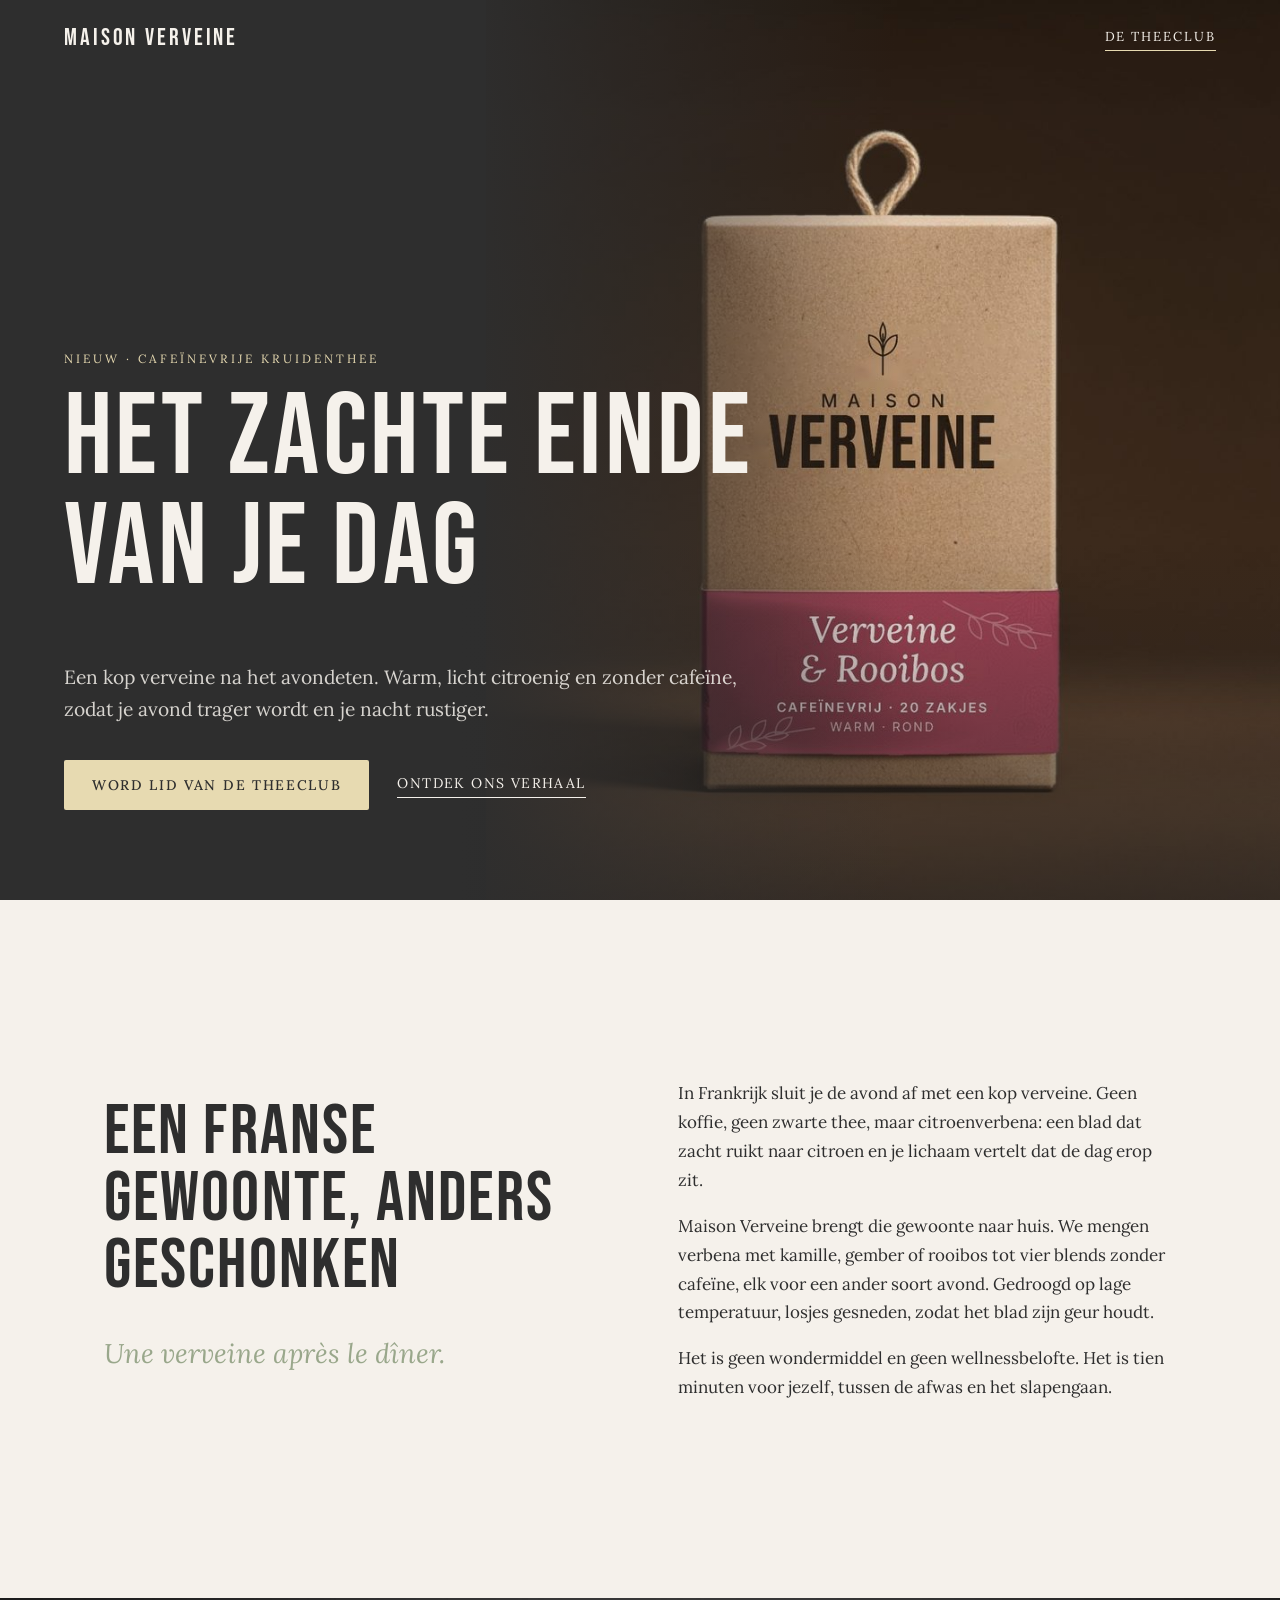
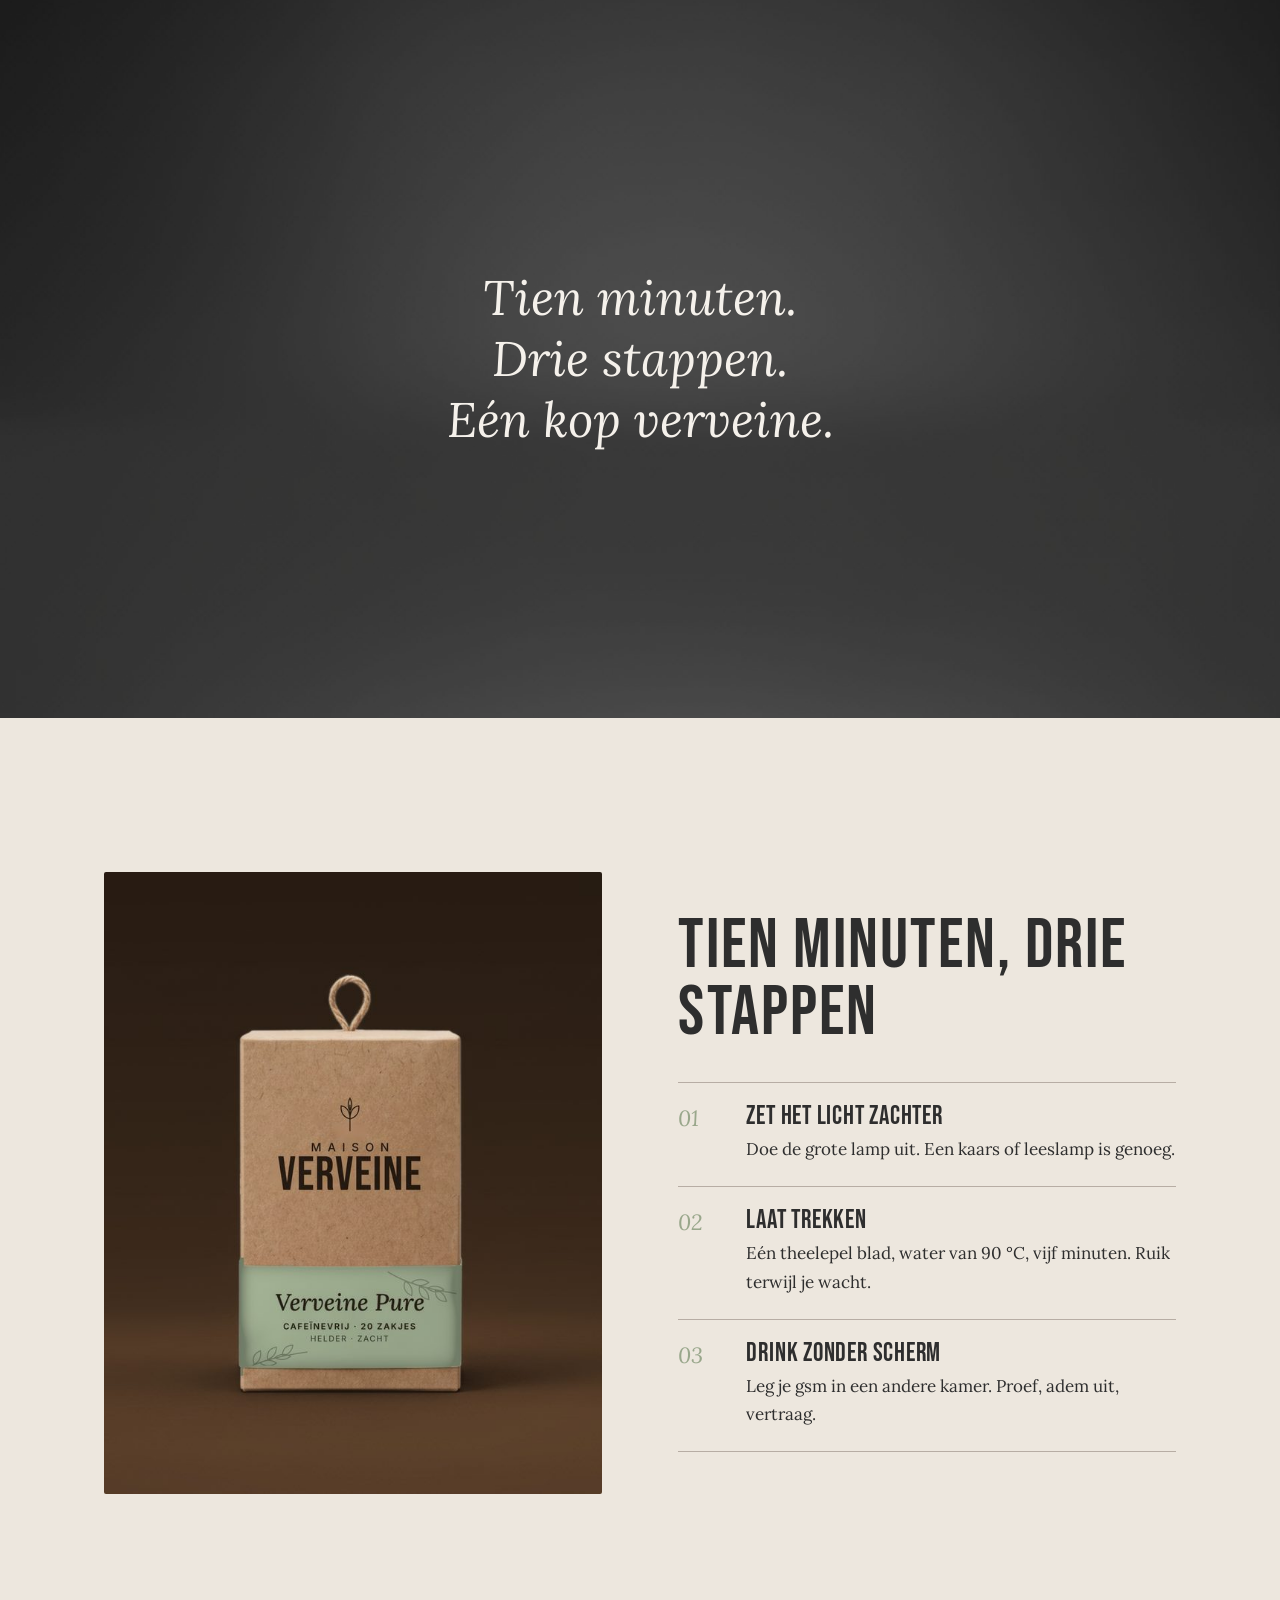
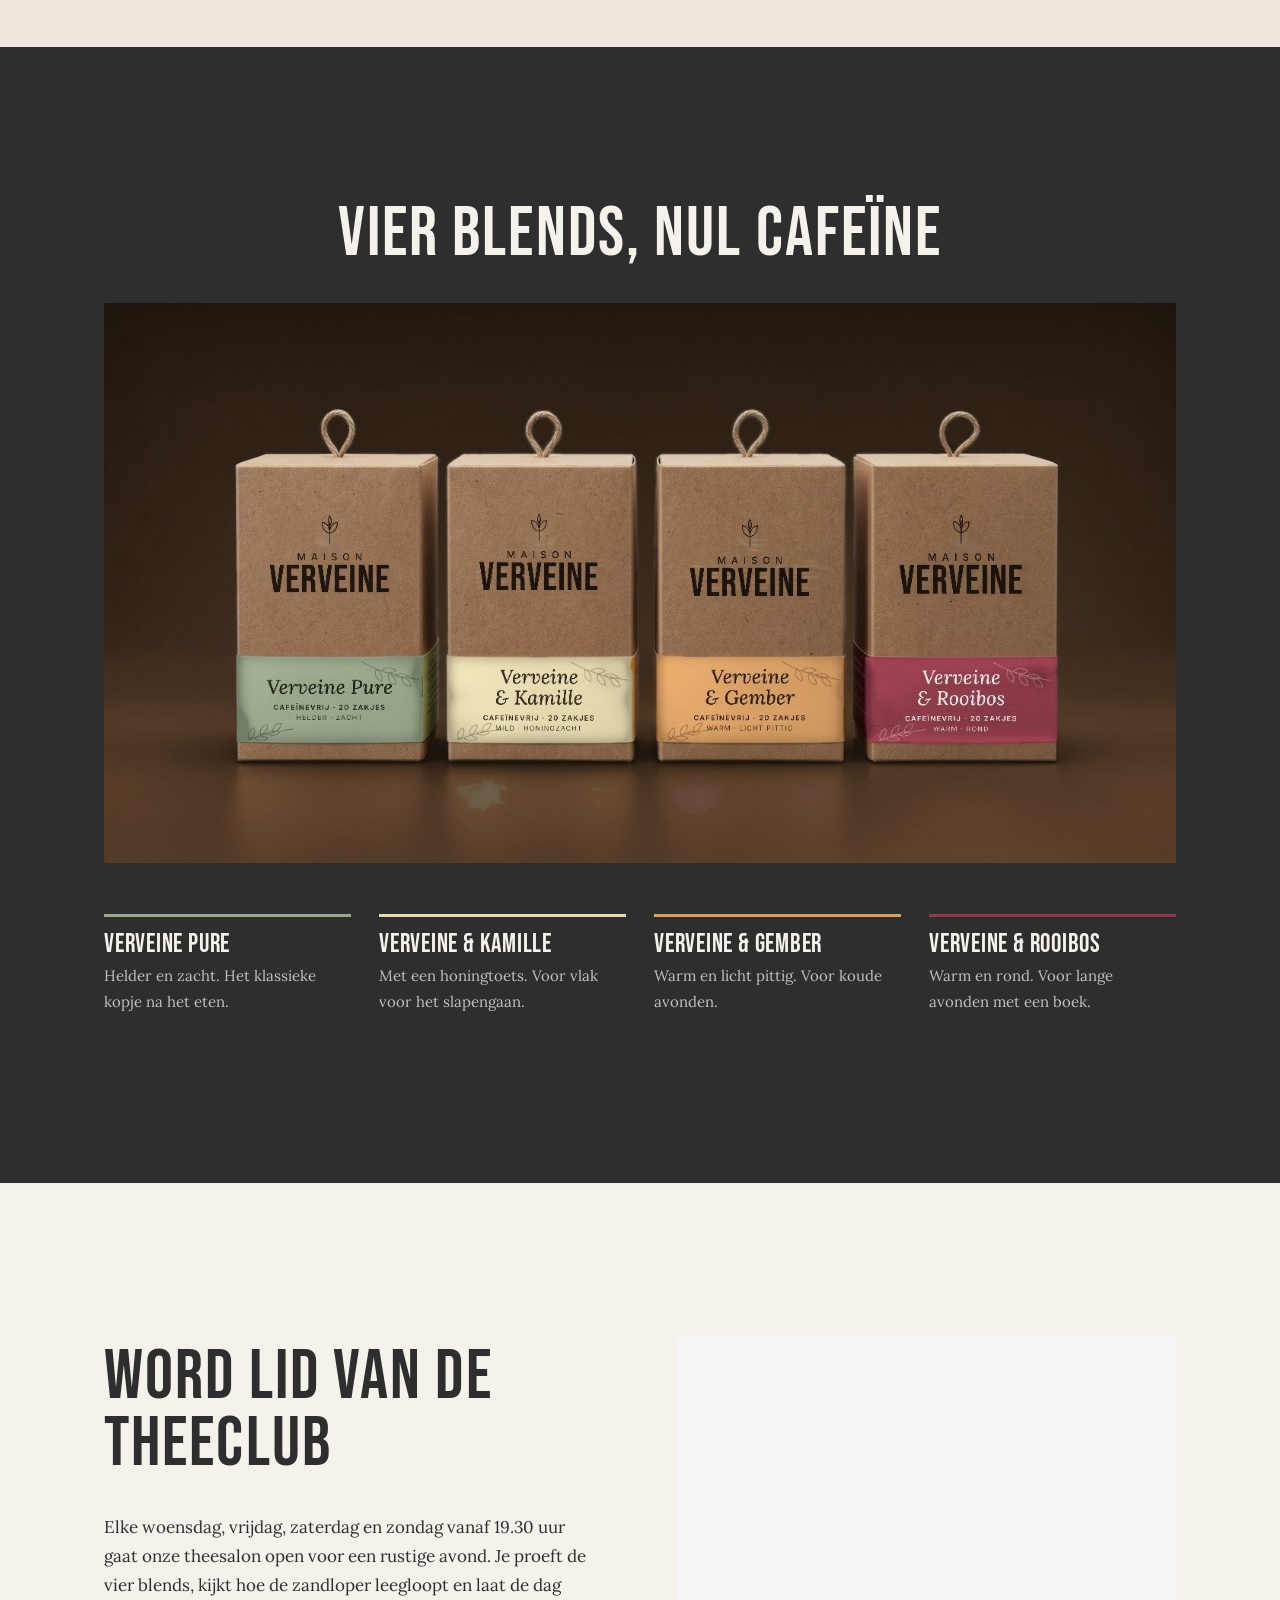
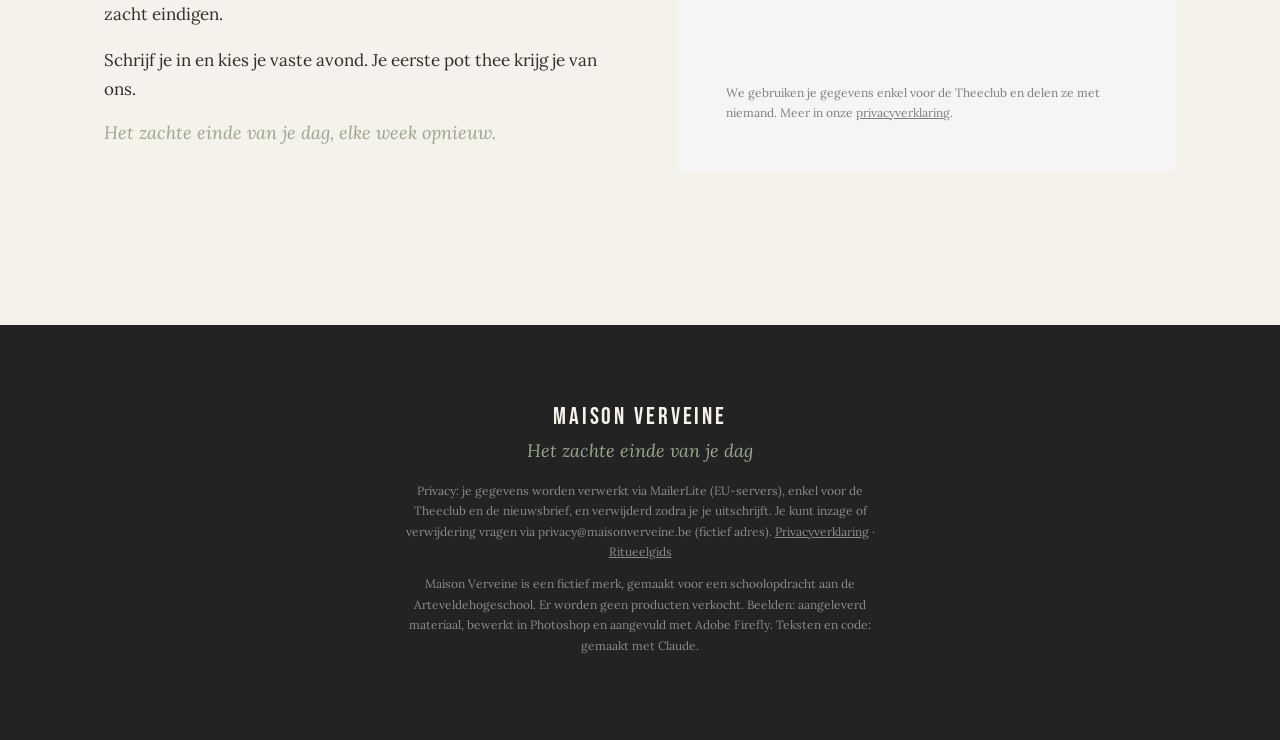
<file: index.html>
<!doctype html>
<html lang="nl">
<head>
  <meta charset="utf-8">
  <meta name="viewport" content="width=device-width, initial-scale=1">
  <title>Maison Verveine | Het zachte einde van je dag</title>
  <meta name="description" content="Cafeïnevrije kruidenthee voor na het avondeten. Word lid van de Theeclub: elke week een rustige theeavond, je eerste pot is van ons.">
  <meta name="theme-color" content="#2E2E2E">
  <link rel="preconnect" href="https://fonts.googleapis.com">
  <link rel="preconnect" href="https://fonts.gstatic.com" crossorigin>
  <link href="https://fonts.googleapis.com/css2?family=Bebas+Neue&family=Lora:ital,wght@0,400;0,500;1,400;1,500&display=swap" rel="stylesheet">
  <link rel="stylesheet" href="style.css">
</head>
<body>

  <header class="nav">
    <a class="logo" href="#top">MAISON VERVEINE</a>
    <a class="nav-cta" href="#inschrijven">De Theeclub</a>
  </header>

  <!-- 1. HERO -->
  <section class="hero" id="top">
    <img class="hero-img" src="assets/hero.jpg" alt="Een doosje Maison Verveine op een donkere achtergrond, in warm zijlicht">
    <div class="hero-shade"></div>
    <div class="hero-text reveal">
      <p class="eyebrow">Nieuw · cafeïnevrije kruidenthee</p>
      <h1>Het zachte einde<br>van je dag</h1>
      <p class="lead">Een kop verveine na het avondeten. Warm, licht citroenig en zonder cafeïne, zodat je avond trager wordt en je nacht rustiger.</p>
      <div class="actions">
        <a class="btn" href="#inschrijven">Word lid van de Theeclub</a>
        <a class="link" href="#verhaal">Ontdek ons verhaal</a>
      </div>
    </div>
  </section>

  <!-- 2. VERHAAL -->
  <section class="story" id="verhaal">
    <div class="wrap two-col">
      <div class="reveal">
        <h2>Een Franse gewoonte, anders geschonken</h2>
        <p class="accent">Une verveine après le dîner.</p>
      </div>
      <div class="story-body reveal">
        <p>In Frankrijk sluit je de avond af met een kop verveine. Geen koffie, geen zwarte thee, maar citroenverbena: een blad dat zacht ruikt naar citroen en je lichaam vertelt dat de dag erop zit.</p>
        <p>Maison Verveine brengt die gewoonte naar huis. We mengen verbena met kamille, gember of rooibos tot vier blends zonder cafeïne, elk voor een ander soort avond. Gedroogd op lage temperatuur, losjes gesneden, zodat het blad zijn geur houdt.</p>
        <p>Het is geen wondermiddel en geen wellnessbelofte. Het is tien minuten voor jezelf, tussen de afwas en het slapengaan.</p>
      </div>
    </div>
  </section>

  <!-- VIDEO / SFEER -->
  <section class="film" aria-label="Sfeerbeeld">
    <video class="film-media" autoplay muted loop playsinline poster="assets/achtergrond.jpg" aria-hidden="true">
      <source src="assets/avondritueel.mp4" type="video/mp4">
    </video>
    <p class="film-quote reveal">Tien minuten.<br>Drie stappen.<br>Eén kop verveine.</p>
  </section>

  <!-- 3. RITUEEL -->
  <section class="ritual">
    <div class="wrap two-col">
      <figure class="ritual-img reveal">
        <img src="assets/ritueel.jpg" alt="Doosje Verveine Pure op een donkere achtergrond" loading="lazy">
      </figure>
      <div class="reveal">
        <h2>Tien minuten, drie stappen</h2>
        <ol class="steps">
          <li><span class="num">01</span><div><h3>Zet het licht zachter</h3><p>Doe de grote lamp uit. Een kaars of leeslamp is genoeg.</p></div></li>
          <li><span class="num">02</span><div><h3>Laat trekken</h3><p>Eén theelepel blad, water van 90 °C, vijf minuten. Ruik terwijl je wacht.</p></div></li>
          <li><span class="num">03</span><div><h3>Drink zonder scherm</h3><p>Leg je gsm in een andere kamer. Proef, adem uit, vertraag.</p></div></li>
        </ol>
      </div>
    </div>
  </section>

  <!-- 4. BLENDS -->
  <section class="blends">
    <div class="wrap">
      <h2 class="reveal">Vier blends, nul cafeïne</h2>
      <img class="blends-img reveal" src="assets/blends.jpg" alt="De vier blends van Maison Verveine naast elkaar" loading="lazy">
      <ul class="blend-list">
        <li class="reveal" style="--c:#99A78B"><h3>Verveine Pure</h3><p>Helder en zacht. Het klassieke kopje na het eten.</p></li>
        <li class="reveal" style="--c:#E7DAB1"><h3>Verveine &amp; Kamille</h3><p>Met een honingtoets. Voor vlak voor het slapengaan.</p></li>
        <li class="reveal" style="--c:#D9A066"><h3>Verveine &amp; Gember</h3><p>Warm en licht pittig. Voor koude avonden.</p></li>
        <li class="reveal" style="--c:#8E3B4A"><h3>Verveine &amp; Rooibos</h3><p>Warm en rond. Voor lange avonden met een boek.</p></li>
      </ul>
    </div>
  </section>

  <!-- 5. CTA + FORMULIER (MailerLite embed) -->
  <section class="signup" id="inschrijven">
    <div class="wrap two-col">
      <div class="reveal">
        <h2>Word lid van de Theeclub</h2>
        <p>Elke woensdag, vrijdag, zaterdag en zondag vanaf 19.30 uur gaat onze theesalon open voor een rustige avond. Je proeft de vier blends, kijkt hoe de zandloper leegloopt en laat de dag zacht eindigen.</p>
        <p>Schrijf je in en kies je vaste avond. Je eerste pot thee krijg je van ons.</p>
        <p class="accent small">Het zachte einde van je dag, elke week opnieuw.</p>
      </div>

      <div class="form-card ml-card reveal">
        <!-- MailerLite: formulier "Newsletter Maison Verveine" -->
        <div class="ml-embedded" data-form="tS0Tzd"></div>
        <p class="privacy">We gebruiken je gegevens enkel voor de Theeclub en delen ze met niemand. Meer in onze <a href="privacy.html">privacyverklaring</a>.</p>
      </div>
    </div>
  </section>

  <footer class="footer" id="privacy">
    <div class="wrap">
      <p class="logo">MAISON VERVEINE</p>
      <p class="accent small">Het zachte einde van je dag</p>
      <p class="fine">Privacy: je gegevens worden verwerkt via MailerLite (EU-servers), enkel voor de Theeclub en de nieuwsbrief, en verwijderd zodra je je uitschrijft. Je kunt inzage of verwijdering vragen via privacy@maisonverveine.be (fictief adres). <a href="privacy.html">Privacyverklaring</a> · <a href="ritueelgids.html">Ritueelgids</a></p>
      <p class="fine">Maison Verveine is een fictief merk, gemaakt voor een schoolopdracht aan de Arteveldehogeschool. Er worden geen producten verkocht. Beelden: aangeleverd materiaal, bewerkt in Photoshop en aangevuld met Adobe Firefly. Teksten en code: gemaakt met Claude.</p>
    </div>
  </footer>

  <script src="script.js"></script>
  <!-- MailerLite Universal -->
  <script>
    (function(w,d,e,u,f,l,n){w[f]=w[f]||function(){(w[f].q=w[f].q||[])
    .push(arguments);},l=d.createElement(e),l.async=1,l.src=u,
    n=d.getElementsByTagName(e)[0],n.parentNode.insertBefore(l,n);})
    (window,document,'script','https://assets.mailerlite.com/js/universal.js','ml');
    ml('account', '2784636');
  </script>
</body>
</html>
</file>
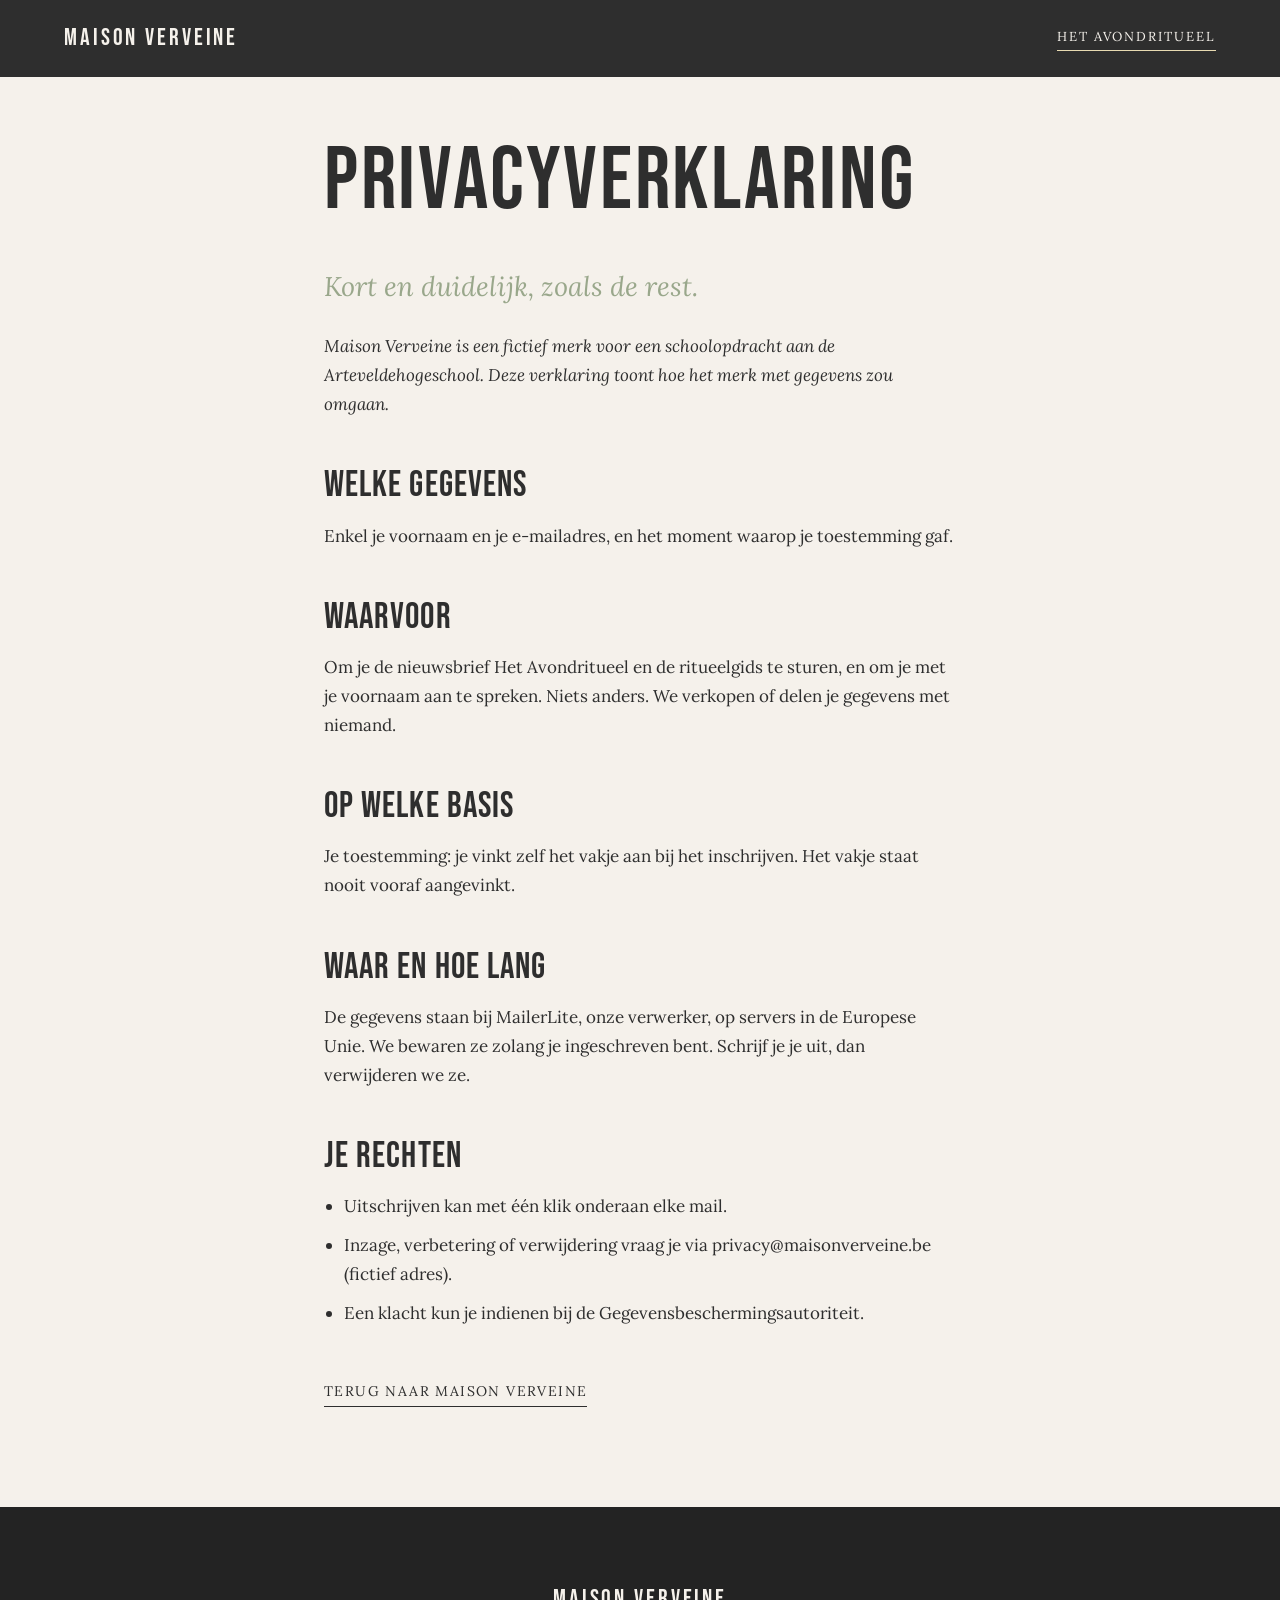
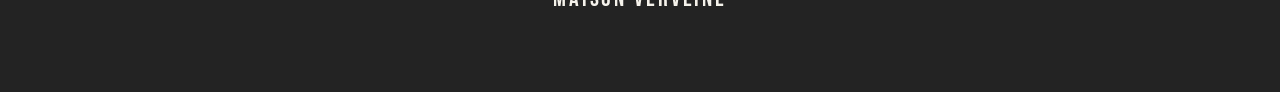
<file: privacy.html>
<!doctype html>
<html lang="nl">
<head>
  <meta charset="utf-8">
  <meta name="viewport" content="width=device-width, initial-scale=1">
  <title>Privacy | Maison Verveine</title>
  <link rel="preconnect" href="https://fonts.googleapis.com">
  <link rel="preconnect" href="https://fonts.gstatic.com" crossorigin>
  <link href="https://fonts.googleapis.com/css2?family=Bebas+Neue&family=Lora:ital,wght@0,400;1,400;1,500&family=Inter:wght@300;400;500&display=swap" rel="stylesheet">
  <link rel="stylesheet" href="style.css">
</head>
<body>
  <header class="nav solid">
    <a class="logo" href="index.html">MAISON VERVEINE</a>
    <a class="nav-cta" href="index.html#inschrijven">Het Avondritueel</a>
  </header>
  <main class="page">
    <div class="wrap">
      <h1>Privacyverklaring</h1>
      <p class="accent">Kort en duidelijk, zoals de rest.</p>
      <p><i>Maison Verveine is een fictief merk voor een schoolopdracht aan de Arteveldehogeschool. Deze verklaring toont hoe het merk met gegevens zou omgaan.</i></p>

      <h2>Welke gegevens</h2>
      <p>Enkel je voornaam en je e-mailadres, en het moment waarop je toestemming gaf.</p>

      <h2>Waarvoor</h2>
      <p>Om je de nieuwsbrief Het Avondritueel en de ritueelgids te sturen, en om je met je voornaam aan te spreken. Niets anders. We verkopen of delen je gegevens met niemand.</p>

      <h2>Op welke basis</h2>
      <p>Je toestemming: je vinkt zelf het vakje aan bij het inschrijven. Het vakje staat nooit vooraf aangevinkt.</p>

      <h2>Waar en hoe lang</h2>
      <p>De gegevens staan bij MailerLite, onze verwerker, op servers in de Europese Unie. We bewaren ze zolang je ingeschreven bent. Schrijf je je uit, dan verwijderen we ze.</p>

      <h2>Je rechten</h2>
      <ul>
        <li>Uitschrijven kan met één klik onderaan elke mail.</li>
        <li>Inzage, verbetering of verwijdering vraag je via privacy@maisonverveine.be (fictief adres).</li>
        <li>Een klacht kun je indienen bij de Gegevensbeschermingsautoriteit.</li>
      </ul>

      <a class="link back" href="index.html">Terug naar Maison Verveine</a>
    </div>
  </main>
  <footer class="footer">
    <div class="wrap">
      <p class="logo">MAISON VERVEINE</p>
    </div>
  </footer>
</body>
</html>
</file>
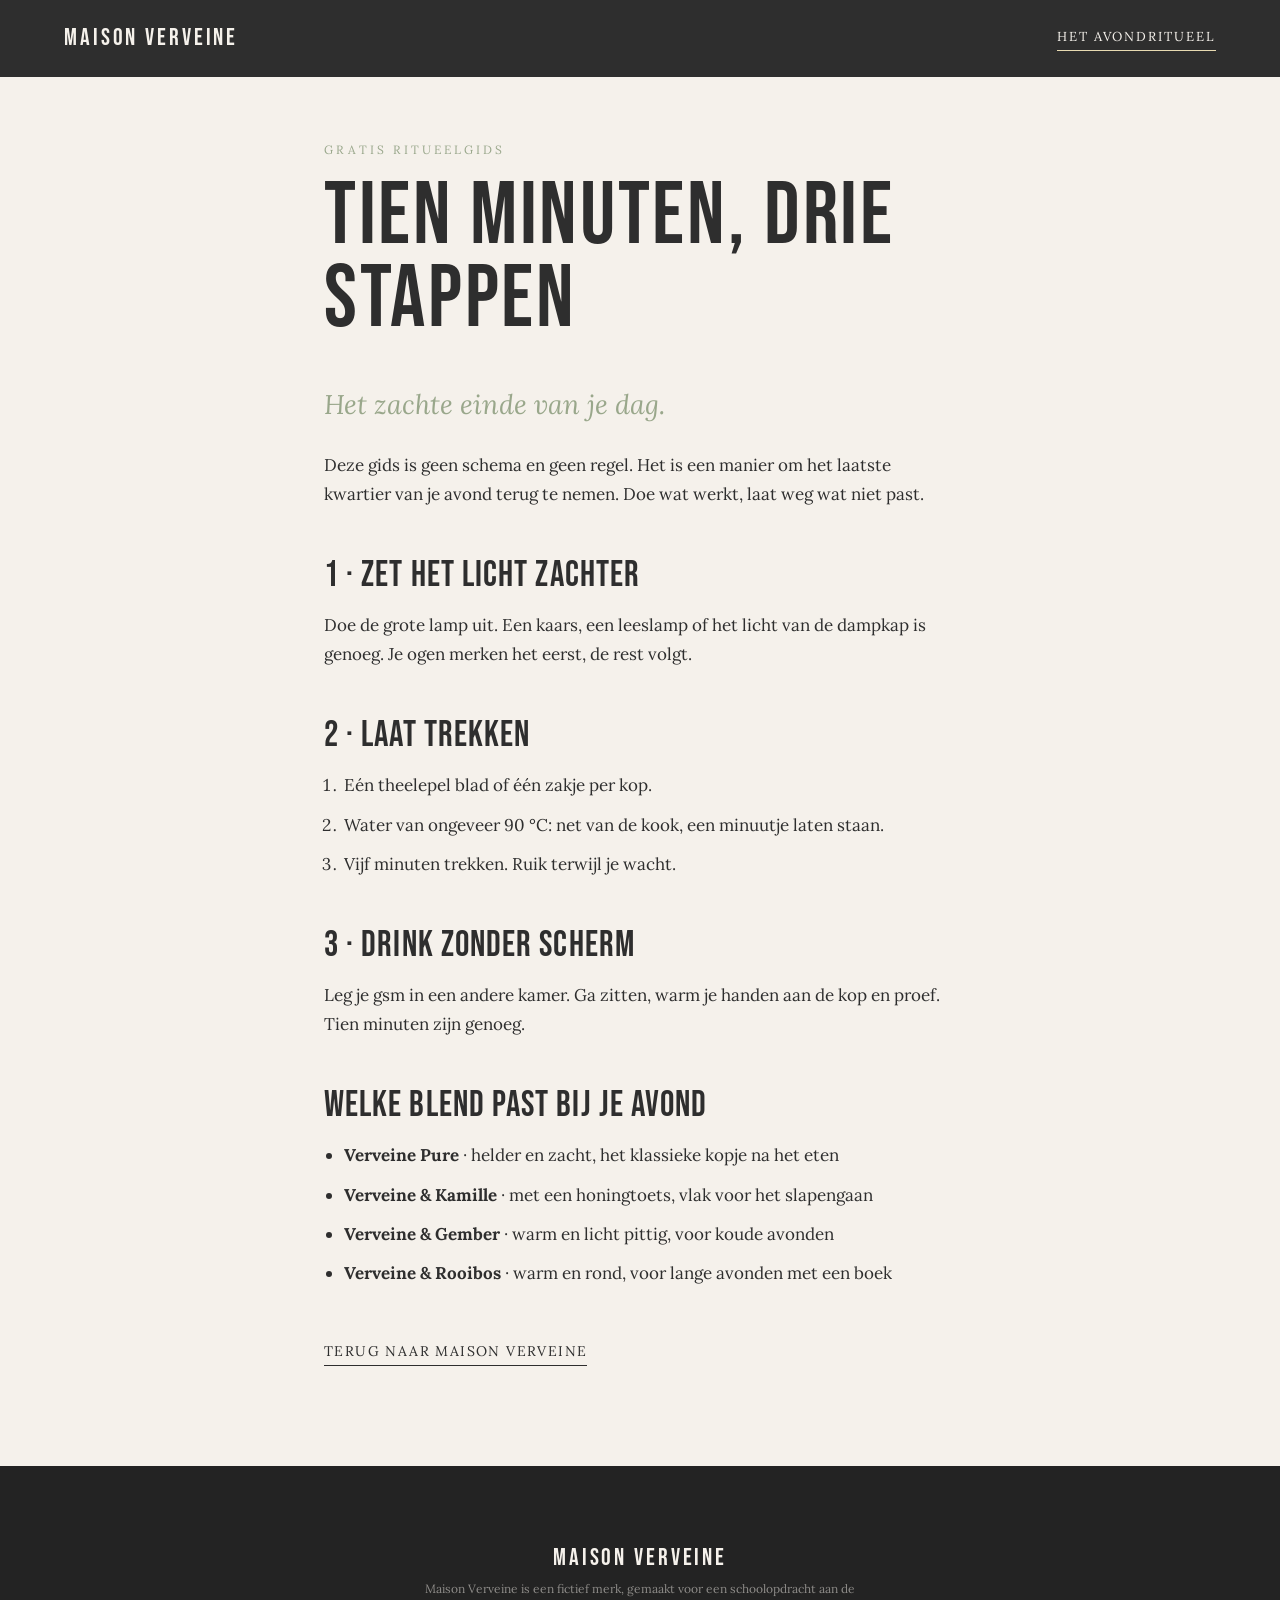
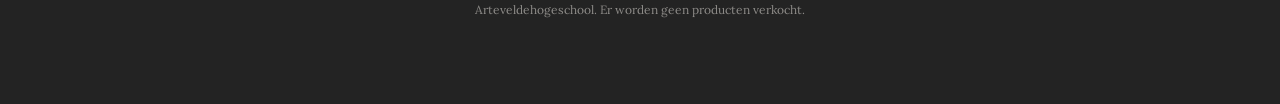
<file: ritueelgids.html>
<!doctype html>
<html lang="nl">
<head>
  <meta charset="utf-8">
  <meta name="viewport" content="width=device-width, initial-scale=1">
  <title>Ritueelgids | Maison Verveine</title>
  <meta name="description" content="De gratis ritueelgids van Maison Verveine: tien minuten, drie stappen, één kop verveine.">
  <link rel="preconnect" href="https://fonts.googleapis.com">
  <link rel="preconnect" href="https://fonts.gstatic.com" crossorigin>
  <link href="https://fonts.googleapis.com/css2?family=Bebas+Neue&family=Lora:ital,wght@0,400;1,400;1,500&family=Inter:wght@300;400;500&display=swap" rel="stylesheet">
  <link rel="stylesheet" href="style.css">
</head>
<body>
  <header class="nav solid">
    <a class="logo" href="index.html">MAISON VERVEINE</a>
    <a class="nav-cta" href="index.html#inschrijven">Het Avondritueel</a>
  </header>
  <main class="page">
    <div class="wrap">
      <p class="eyebrow" style="color:var(--verbena)">Gratis ritueelgids</p>
      <h1>Tien minuten, drie stappen</h1>
      <p class="accent">Het zachte einde van je dag.</p>
      <p>Deze gids is geen schema en geen regel. Het is een manier om het laatste kwartier van je avond terug te nemen. Doe wat werkt, laat weg wat niet past.</p>

      <h2>1 · Zet het licht zachter</h2>
      <p>Doe de grote lamp uit. Een kaars, een leeslamp of het licht van de dampkap is genoeg. Je ogen merken het eerst, de rest volgt.</p>

      <h2>2 · Laat trekken</h2>
      <ol>
        <li>Eén theelepel blad of één zakje per kop.</li>
        <li>Water van ongeveer 90 °C: net van de kook, een minuutje laten staan.</li>
        <li>Vijf minuten trekken. Ruik terwijl je wacht.</li>
      </ol>

      <h2>3 · Drink zonder scherm</h2>
      <p>Leg je gsm in een andere kamer. Ga zitten, warm je handen aan de kop en proef. Tien minuten zijn genoeg.</p>

      <h2>Welke blend past bij je avond</h2>
      <ul>
        <li><b>Verveine Pure</b> · helder en zacht, het klassieke kopje na het eten</li>
        <li><b>Verveine &amp; Kamille</b> · met een honingtoets, vlak voor het slapengaan</li>
        <li><b>Verveine &amp; Gember</b> · warm en licht pittig, voor koude avonden</li>
        <li><b>Verveine &amp; Rooibos</b> · warm en rond, voor lange avonden met een boek</li>
      </ul>

      <a class="link back" href="index.html">Terug naar Maison Verveine</a>
    </div>
  </main>
  <footer class="footer">
    <div class="wrap">
      <p class="logo">MAISON VERVEINE</p>
      <p class="fine">Maison Verveine is een fictief merk, gemaakt voor een schoolopdracht aan de Arteveldehogeschool. Er worden geen producten verkocht.</p>
    </div>
  </footer>
</body>
</html>
</file>
<file: style.css>
:root {
  --antraciet: #2E2E2E;      /* hsl(0, 0%, 18%) hoofdkleur */
  --ivoor: #F5F1EB;
  --verbena: #99A78B;
  --citroen: #E7DAB1;
  --taupe: #B7ADA4;
  --diep: #232323;
  --display: "Bebas Neue", Impact, sans-serif;
  --accent: "Lora", Georgia, serif;
  --text: "Lora", Georgia, serif;
  --gutter: clamp(16px, 5vw, 72px);
}

* { box-sizing: border-box; }
html { scroll-behavior: smooth; }
body {
  margin: 0;
  background: var(--ivoor);
  color: var(--antraciet);
  font: 400 17px/1.7 var(--text);
  -webkit-font-smoothing: antialiased;
}
img, video { display: block; max-width: 100%; }
a { color: inherit; }

h1, h2, h3 { font-family: var(--display); font-weight: 400; letter-spacing: .03em; line-height: .95; margin: 0 0 .5em; }
h1 { font-size: clamp(56px, 9vw, 128px); }
h2 { font-size: clamp(40px, 5.5vw, 72px); }
h3 { font-size: 26px; margin-bottom: .2em; }
p { margin: 0 0 1em; max-width: 60ch; }

.accent { font-family: var(--accent); font-style: italic; font-size: clamp(20px, 2.2vw, 27px); line-height: 1.4; color: var(--verbena); }
.accent.small { font-size: 18px; }
.eyebrow { font-size: 12px; letter-spacing: .25em; text-transform: uppercase; color: var(--citroen); margin-bottom: 1.2em; }
.wrap { max-width: 1200px; margin: 0 auto; padding: 0 var(--gutter); }
.two-col { display: grid; gap: clamp(32px, 6vw, 96px); grid-template-columns: 1fr; align-items: center; }
@media (min-width: 860px) { .two-col { grid-template-columns: 1fr 1fr; } }

/* Nav */
.nav {
  position: fixed; inset: 0 0 auto; z-index: 10;
  display: flex; justify-content: space-between; align-items: center;
  padding: 18px var(--gutter);
  color: var(--ivoor);
  transition: background .4s, color .4s;
}
.nav.scrolled { background: rgba(46, 46, 46, .92); backdrop-filter: blur(8px); }
.logo { font-family: var(--display); font-size: 24px; letter-spacing: .12em; text-decoration: none; margin: 0; }
.nav-cta { font-size: 13px; letter-spacing: .15em; text-transform: uppercase; text-decoration: none; border-bottom: 1px solid var(--citroen); padding-bottom: 2px; }

/* Buttons */
.btn {
  display: inline-block; background: var(--citroen); color: var(--antraciet);
  font: 500 14px/1 var(--text); letter-spacing: .12em; text-transform: uppercase;
  padding: 18px 28px; border: 0; border-radius: 2px; text-decoration: none; cursor: pointer;
  transition: background .3s, transform .3s;
}
.btn:hover { background: var(--ivoor); transform: translateY(-1px); }
.btn-full { width: 100%; }
.link { font-size: 14px; letter-spacing: .1em; text-transform: uppercase; text-decoration: none; border-bottom: 1px solid currentColor; padding-bottom: 2px; }
.actions { display: flex; flex-wrap: wrap; gap: 28px; align-items: center; margin-top: 2em; }

/* Hero */
.hero { position: relative; min-height: 100svh; display: flex; align-items: flex-end; color: var(--ivoor); background: var(--antraciet); overflow: hidden; }
.hero-img { position: absolute; inset: 0; width: 100%; height: 100%; object-fit: cover; object-position: 70% center; animation: drift 24s ease-in-out infinite alternate; }
.hero-shade { position: absolute; inset: 0; background: linear-gradient(90deg, rgba(35,35,35,.92) 0%, rgba(35,35,35,.55) 50%, rgba(35,35,35,.1) 100%), linear-gradient(0deg, rgba(35,35,35,.7), transparent 50%); }
.hero-text { position: relative; padding: 0 var(--gutter) clamp(56px, 10vh, 120px); max-width: 900px; }
.lead { font-size: clamp(17px, 1.5vw, 20px); color: rgba(245, 241, 235, .85); }
@media (min-width: 860px) {
  .hero-img { left: 38%; width: 62%; object-position: center; }
  .hero-shade { background: linear-gradient(90deg, var(--antraciet) 0%, var(--antraciet) 36%, rgba(46,46,46,.6) 48%, rgba(46,46,46,0) 70%), linear-gradient(0deg, rgba(35,35,35,.6), transparent 40%); }
}
@keyframes drift { from { transform: scale(1.02); } to { transform: scale(1.1) translateX(-1.5%); } }

/* Story */
.story { padding: clamp(80px, 14vw, 180px) 0; }

/* Film */
.film { position: relative; height: 80vh; min-height: 420px; overflow: hidden; background: var(--antraciet); display: grid; place-items: center; }
.film-media { position: absolute; inset: 0; width: 100%; height: 100%; object-fit: cover; opacity: .75; }
.film-quote { position: relative; font-family: var(--accent); font-style: italic; color: var(--ivoor); font-size: clamp(28px, 3.8vw, 50px); line-height: 1.25; text-align: center; margin: 0; padding: 0 var(--gutter); max-width: none; }

/* Ritual */
.ritual { padding: clamp(80px, 12vw, 160px) 0; background: #EDE7DE; }
.ritual-img { margin: 0; }
.ritual-img img { width: 100%; aspect-ratio: 4 / 5; object-fit: cover; border-radius: 2px; }
.steps { list-style: none; padding: 0; margin: 2em 0 0; }
.steps li { display: grid; grid-template-columns: 56px 1fr; gap: 12px; padding: 22px 0; border-top: 1px solid var(--taupe); }
.steps li:last-child { border-bottom: 1px solid var(--taupe); }
.num { font-family: var(--accent); font-style: italic; font-size: 22px; color: var(--verbena); line-height: 1.2; }
.steps p { margin: 0; }

/* Blends */
.blends { padding: clamp(80px, 12vw, 160px) 0; background: var(--antraciet); color: var(--ivoor); }
.blends h2 { text-align: center; }
.blends-img { width: 100%; margin: 2em 0 3em; border-radius: 2px; }
.blend-list { list-style: none; padding: 0; margin: 0; display: grid; gap: 28px; grid-template-columns: repeat(auto-fit, minmax(220px, 1fr)); }
.blend-list li { border-top: 3px solid var(--c); padding-top: 16px; }
.blend-list p { color: rgba(245, 241, 235, .75); font-size: 15px; }

/* Signup */
.signup { padding: clamp(80px, 12vw, 160px) 0; }
.form-card { background: var(--antraciet); color: var(--ivoor); padding: clamp(28px, 4vw, 48px); border-radius: 2px; }
.form label { display: block; font-size: 12px; letter-spacing: .18em; text-transform: uppercase; margin-bottom: 8px; color: var(--citroen); }
.form input[type=text], .form input[type=email] {
  width: 100%; margin-bottom: 22px; padding: 14px 0; font: 300 17px var(--text);
  color: var(--ivoor); background: transparent; border: 0; border-bottom: 1px solid var(--taupe); border-radius: 0;
}
.form input::placeholder { color: rgba(245,241,235,.4); }
.form input:focus { outline: none; border-bottom-color: var(--citroen); }
.form .check { display: grid; grid-template-columns: 22px 1fr; gap: 12px; text-transform: none; letter-spacing: 0; font-size: 14px; color: rgba(245, 241, 235, .85); margin: 8px 0 26px; line-height: 1.5; }
.check input { width: 18px; height: 18px; accent-color: var(--verbena); margin-top: 2px; }
.privacy { font-size: 12px; color: rgba(245, 241, 235, .6); margin: 18px 0 0; }
.msg { font-family: var(--accent); font-style: italic; font-size: 18px; color: var(--citroen); margin: 14px 0 0; min-height: 1em; }
.msg.error { font-family: var(--text); font-style: normal; font-size: 14px; color: #E9B4A8; }
.btn:focus-visible, a:focus-visible, input:focus-visible { outline: 2px solid var(--citroen); outline-offset: 3px; }

/* Footer */
.footer { background: var(--diep); color: var(--ivoor); padding: 72px 0; text-align: center; }
.footer p { margin-left: auto; margin-right: auto; }
.fine { font-size: 12px; color: rgba(245, 241, 235, .5); max-width: 70ch; }

/* Reveal */
.reveal { opacity: 0; transform: translateY(24px); transition: opacity 1.1s ease, transform 1.1s ease; }
.reveal.in { opacity: 1; transform: none; }
@media (prefers-reduced-motion: reduce) {
  .reveal { opacity: 1; transform: none; transition: none; }
  .hero-img { animation: none; }
  html { scroll-behavior: auto; }
}

/* Subpagina's (ritueelgids, privacy) */
.page { padding: 140px 0 100px; }
.page .wrap { max-width: 760px; }
.page h1 { font-size: clamp(48px, 7vw, 88px); }
.page h2 { font-size: 36px; margin-top: 1.4em; }
.page ol, .page ul { padding-left: 1.2em; }
.page li { margin-bottom: .6em; }
.page .back { display: inline-block; margin-top: 2.5em; }
.nav.solid { background: var(--antraciet); }

/* MailerLite embed in de kaart */
.ml-card { background: #F5F5F5; color: var(--antraciet); }
.ml-card .privacy { color: rgba(46,46,46,.6); }
.ml-card .privacy a { color: inherit; }
.ml-embedded { min-height: 280px; }
</file>
